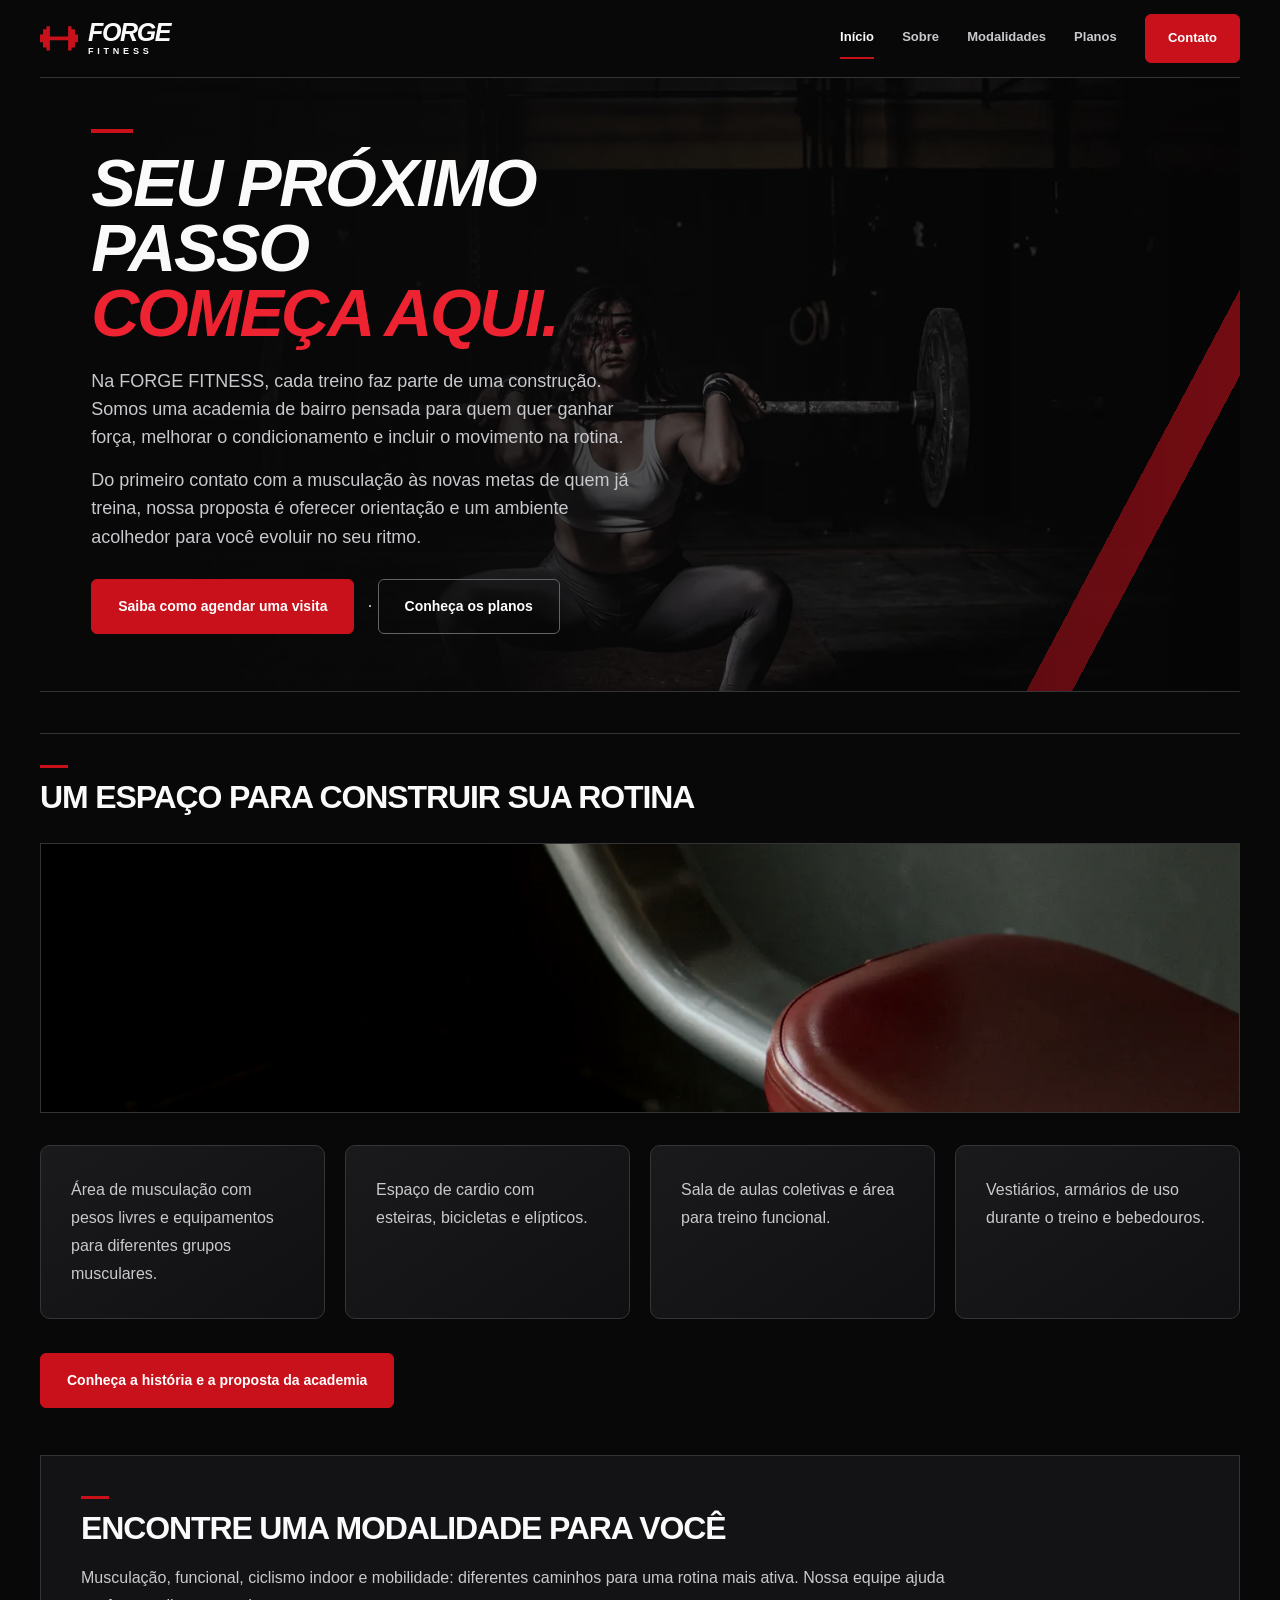
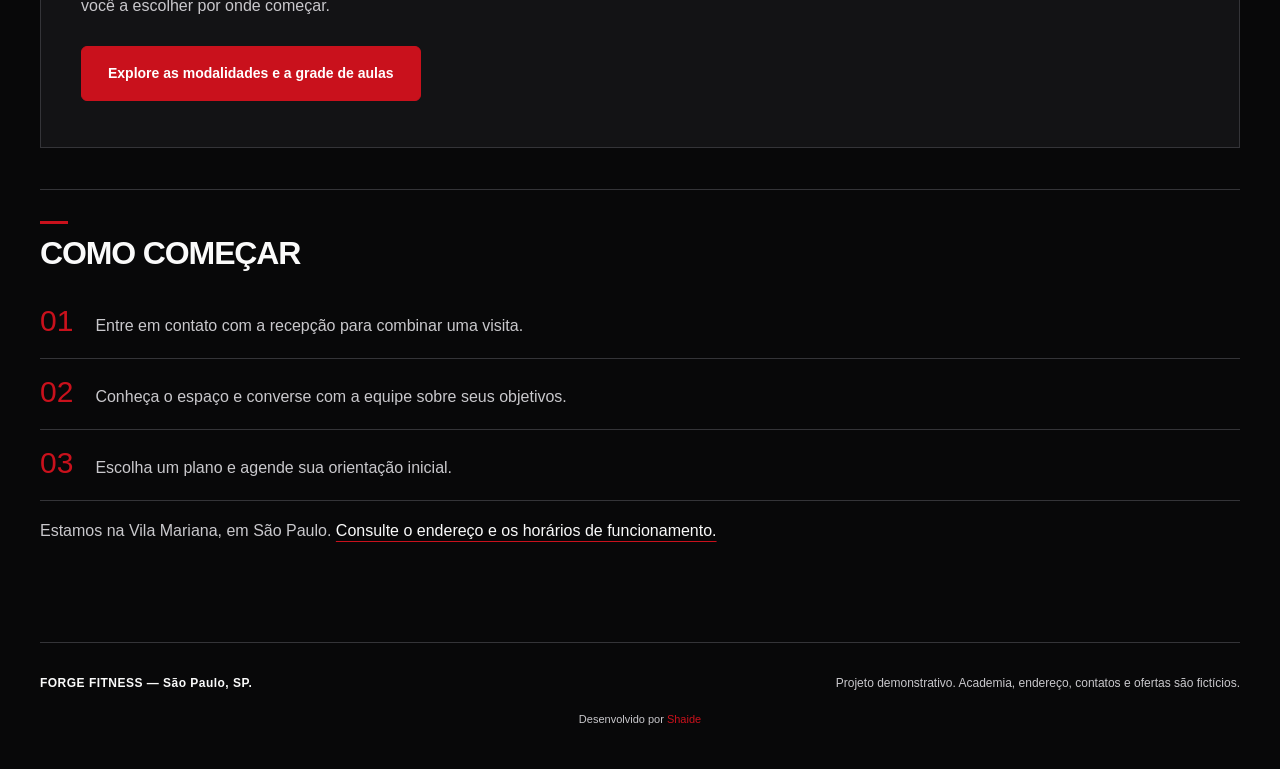
<file: index.html>
<!doctype html>
<html lang="pt-BR">
<head>
  <meta charset="utf-8">
  <meta name="viewport" content="width=device-width, initial-scale=1">
  <title>FORGE FITNESS | Início</title>
  <meta name="description" content="Conheça a FORGE FITNESS: academia fictícia com musculação, aulas coletivas e acompanhamento para diferentes objetivos.">
  <script>document.documentElement.classList.add('mobile-menu-ready');</script>
  <link rel="stylesheet" href="styles.css">
</head>
<body class="page-home">
  <a class="skip-link" href="#conteudo">Pular para o conteúdo</a>
  <header>
    <a href="index.html" aria-label="FORGE FITNESS — início"><span class="brand"><b>FORGE</b> FITNESS</span></a>
    <button class="menu-toggle" type="button" aria-controls="primary-navigation" aria-expanded="false" aria-label="Abrir menu de navegação" hidden><span class="menu-toggle__icon" aria-hidden="true"></span></button>
    <nav id="primary-navigation" aria-label="Navegação principal"><ul>
      <li><a href="index.html" aria-current="page">Início</a></li>
      <li><a href="about.html">Sobre</a></li>
      <li><a href="classes.html">Modalidades</a></li>
      <li><a href="memberships.html">Planos</a></li>
      <li><a href="contact.html">Contato</a></li>
    </ul></nav>
  </header>
  <main id="conteudo">
    <section aria-labelledby="introducao">
      <picture class="hero-photography" aria-hidden="true">
        <img src="assets/images/gym-interior-1440.webp" srcset="assets/images/gym-interior-720.webp 720w, assets/images/gym-interior-1440.webp 1440w" sizes="(min-width: 1200px) min(1440px, calc(100vw - clamp(80px, 6vw, 128px))), (max-width: 600px) calc(100vw - 40px), (max-width: 1024px) calc(100vw - 48px), calc(100vw - 80px)" width="1440" height="720" alt="" fetchpriority="high" decoding="async">
      </picture>
      <h1 id="introducao">Seu próximo passo <em>começa aqui.</em></h1>
      <p>Na FORGE FITNESS, cada treino faz parte de uma construção. Somos uma academia de bairro pensada para quem quer ganhar força, melhorar o condicionamento e incluir o movimento na rotina.</p>
      <p>Do primeiro contato com a musculação às novas metas de quem já treina, nossa proposta é oferecer orientação e um ambiente acolhedor para você evoluir no seu ritmo.</p>
      <p><a href="contact.html">Saiba como agendar uma visita</a> <span class="hero-action-separator" aria-hidden="true">·</span> <a href="memberships.html">Conheça os planos</a></p>
    </section>
    <section aria-labelledby="estrutura">
      <h2 id="estrutura">Um espaço para construir sua rotina</h2>
      <figure class="gym-photography">
        <img src="assets/images/equipment-1440.webp" srcset="assets/images/equipment-720.webp 720w, assets/images/equipment-1440.webp 1440w" sizes="(min-width: 1200px) min(1440px, calc(100vw - clamp(80px, 6vw, 128px))), (max-width: 600px) calc(100vw - 40px), (max-width: 1024px) calc(100vw - 48px), calc(100vw - 80px)" width="1440" height="720" alt="Detalhe de um equipamento de musculação com estofamento vermelho em uma academia. Foto ilustrativa." loading="lazy" decoding="async">
      </figure>
      <ul>
        <li>Área de musculação com pesos livres e equipamentos para diferentes grupos musculares.</li>
        <li>Espaço de cardio com esteiras, bicicletas e elípticos.</li>
        <li>Sala de aulas coletivas e área para treino funcional.</li>
        <li>Vestiários, armários de uso durante o treino e bebedouros.</li>
      </ul>
      <p><a href="about.html">Conheça a história e a proposta da academia</a></p>
    </section>
    <section aria-labelledby="treinos">
      <h2 id="treinos">Encontre uma modalidade para você</h2>
      <p>Musculação, funcional, ciclismo indoor e mobilidade: diferentes caminhos para uma rotina mais ativa. Nossa equipe ajuda você a escolher por onde começar.</p>
      <p><a href="classes.html">Explore as modalidades e a grade de aulas</a></p>
    </section>
    <section aria-labelledby="primeira-visita">
      <h2 id="primeira-visita">Como começar</h2>
      <ol>
        <li>Entre em contato com a recepção para combinar uma visita.</li>
        <li>Conheça o espaço e converse com a equipe sobre seus objetivos.</li>
        <li>Escolha um plano e agende sua orientação inicial.</li>
      </ol>
      <p>Estamos na Vila Mariana, em São Paulo. <a href="contact.html">Consulte o endereço e os horários de funcionamento.</a></p>
    </section>
  </main>
<footer><p>FORGE FITNESS — São Paulo, SP.</p><p>Projeto demonstrativo. Academia, endereço, contatos e ofertas são fictícios.</p><p class="footer-credit">Desenvolvido por <span class="footer-credit-name">Shaide</span></p></footer>
  <script src="navigation.js" defer></script>
  <script src="motion.js" defer></script>
</body>
</html>
</file>
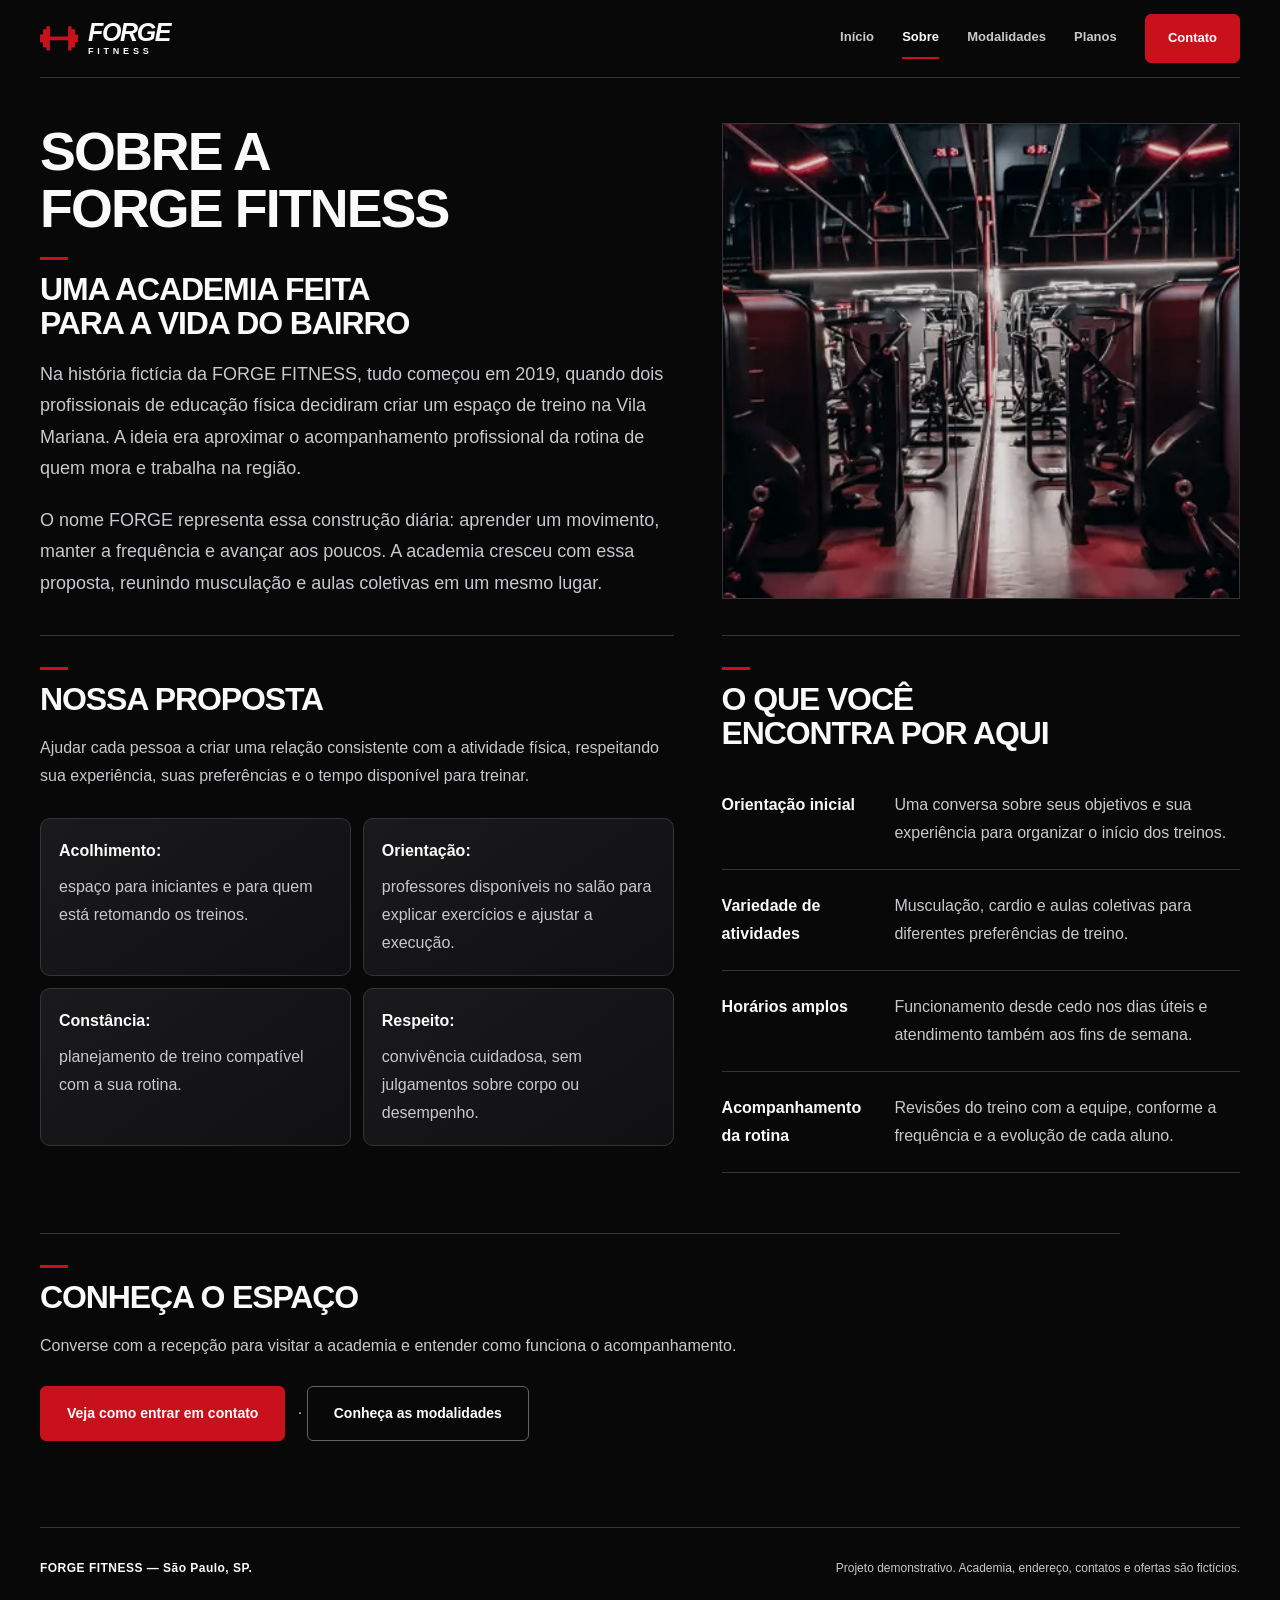
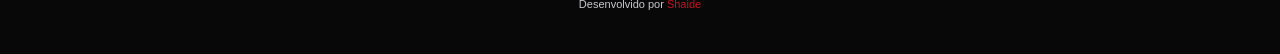
<file: about.html>
<!doctype html>
<html lang="pt-BR">
<head>
  <meta charset="utf-8">
  <meta name="viewport" content="width=device-width, initial-scale=1">
  <title>Sobre | FORGE FITNESS</title>
  <meta name="description" content="Conheça a história fictícia da FORGE FITNESS, nossa proposta e os benefícios de treinar com orientação.">
  <script>document.documentElement.classList.add('mobile-menu-ready');</script>
  <link rel="stylesheet" href="styles.css">
</head>
<body class="page-about">
  <a class="skip-link" href="#conteudo">Pular para o conteúdo</a>
  <header>
    <a href="index.html" aria-label="FORGE FITNESS — início"><span class="brand"><b>FORGE</b> FITNESS</span></a>
    <button class="menu-toggle" type="button" aria-controls="primary-navigation" aria-expanded="false" aria-label="Abrir menu de navegação" hidden><span class="menu-toggle__icon" aria-hidden="true"></span></button>
    <nav id="primary-navigation" aria-label="Navegação principal"><ul>
      <li><a href="index.html">Início</a></li>
      <li><a href="about.html" aria-current="page">Sobre</a></li>
      <li><a href="classes.html">Modalidades</a></li>
      <li><a href="memberships.html">Planos</a></li>
      <li><a href="contact.html">Contato</a></li>
    </ul></nav>
  </header>
  <main id="conteudo">
    <h1>Sobre a FORGE FITNESS</h1>
    <figure class="gym-photography">
      <img src="assets/images/about-interior-1440.webp" srcset="assets/images/about-interior-720.webp 720w, assets/images/about-interior-1440.webp 1440w" sizes="(min-width: 1200px) calc(min(1440px, calc(100vw - clamp(80px, 6vw, 128px))) * .432 - 2px), (min-width: 1025px) calc((100vw - 80px) * .432 - 2px), (min-width: 901px) calc((100vw - 48px) * .432 - 2px), (max-width: 600px) calc(100vw - 42px), calc(100vw - 50px)" width="1440" height="720" alt="Interior de uma academia com máquinas modernas, espelhos e iluminação vermelha. Foto ilustrativa." decoding="async">
    </figure>
    <section aria-labelledby="historia">
      <h2 id="historia">Uma academia feita para a vida do bairro</h2>
      <p>Na história fictícia da FORGE FITNESS, tudo começou em 2019, quando dois profissionais de educação física decidiram criar um espaço de treino na Vila Mariana. A ideia era aproximar o acompanhamento profissional da rotina de quem mora e trabalha na região.</p>
      <p>O nome FORGE representa essa construção diária: aprender um movimento, manter a frequência e avançar aos poucos. A academia cresceu com essa proposta, reunindo musculação e aulas coletivas em um mesmo lugar.</p>
    </section>
    <section aria-labelledby="proposta">
      <h2 id="proposta">Nossa proposta</h2>
      <p>Ajudar cada pessoa a criar uma relação consistente com a atividade física, respeitando sua experiência, suas preferências e o tempo disponível para treinar.</p>
      <ul>
        <li><strong>Acolhimento:</strong> espaço para iniciantes e para quem está retomando os treinos.</li>
        <li><strong>Orientação:</strong> professores disponíveis no salão para explicar exercícios e ajustar a execução.</li>
        <li><strong>Constância:</strong> planejamento de treino compatível com a sua rotina.</li>
        <li><strong>Respeito:</strong> convivência cuidadosa, sem julgamentos sobre corpo ou desempenho.</li>
      </ul>
    </section>
    <section aria-labelledby="beneficios">
      <h2 id="beneficios">O que você encontra por aqui</h2>
      <dl>
        <dt>Orientação inicial</dt><dd>Uma conversa sobre seus objetivos e sua experiência para organizar o início dos treinos.</dd>
        <dt>Variedade de atividades</dt><dd>Musculação, cardio e aulas coletivas para diferentes preferências de treino.</dd>
        <dt>Horários amplos</dt><dd>Funcionamento desde cedo nos dias úteis e atendimento também aos fins de semana.</dd>
        <dt>Acompanhamento da rotina</dt><dd>Revisões do treino com a equipe, conforme a frequência e a evolução de cada aluno.</dd>
      </dl>
    </section>
    <section aria-labelledby="visita"><h2 id="visita">Conheça o espaço</h2><p>Converse com a recepção para visitar a academia e entender como funciona o acompanhamento.</p><p><a href="contact.html">Veja como entrar em contato</a> · <a href="classes.html">Conheça as modalidades</a></p></section>
  </main>
<footer><p>FORGE FITNESS — São Paulo, SP.</p><p>Projeto demonstrativo. Academia, endereço, contatos e ofertas são fictícios.</p><p class="footer-credit">Desenvolvido por <span class="footer-credit-name">Shaide</span></p></footer>
  <script src="navigation.js" defer></script>
  <script src="motion.js" defer></script>
</body>
</html>
</file>
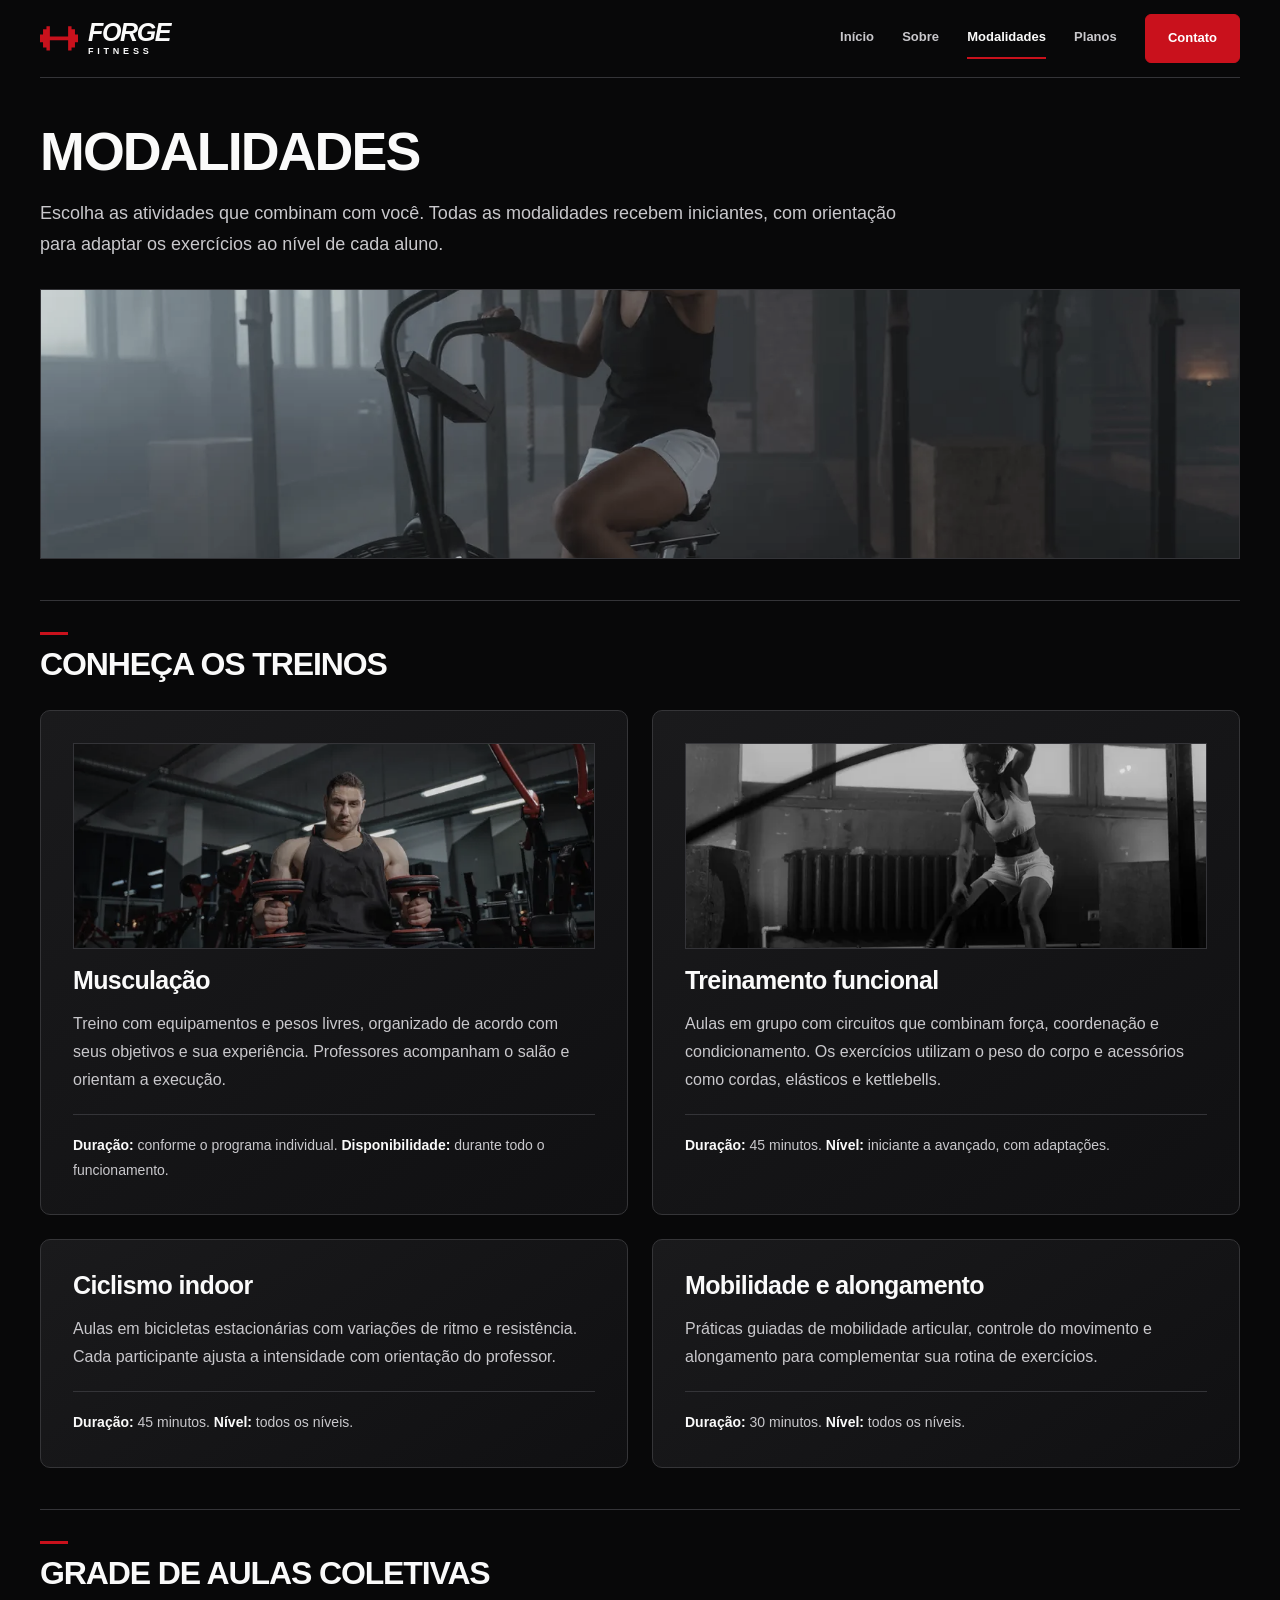
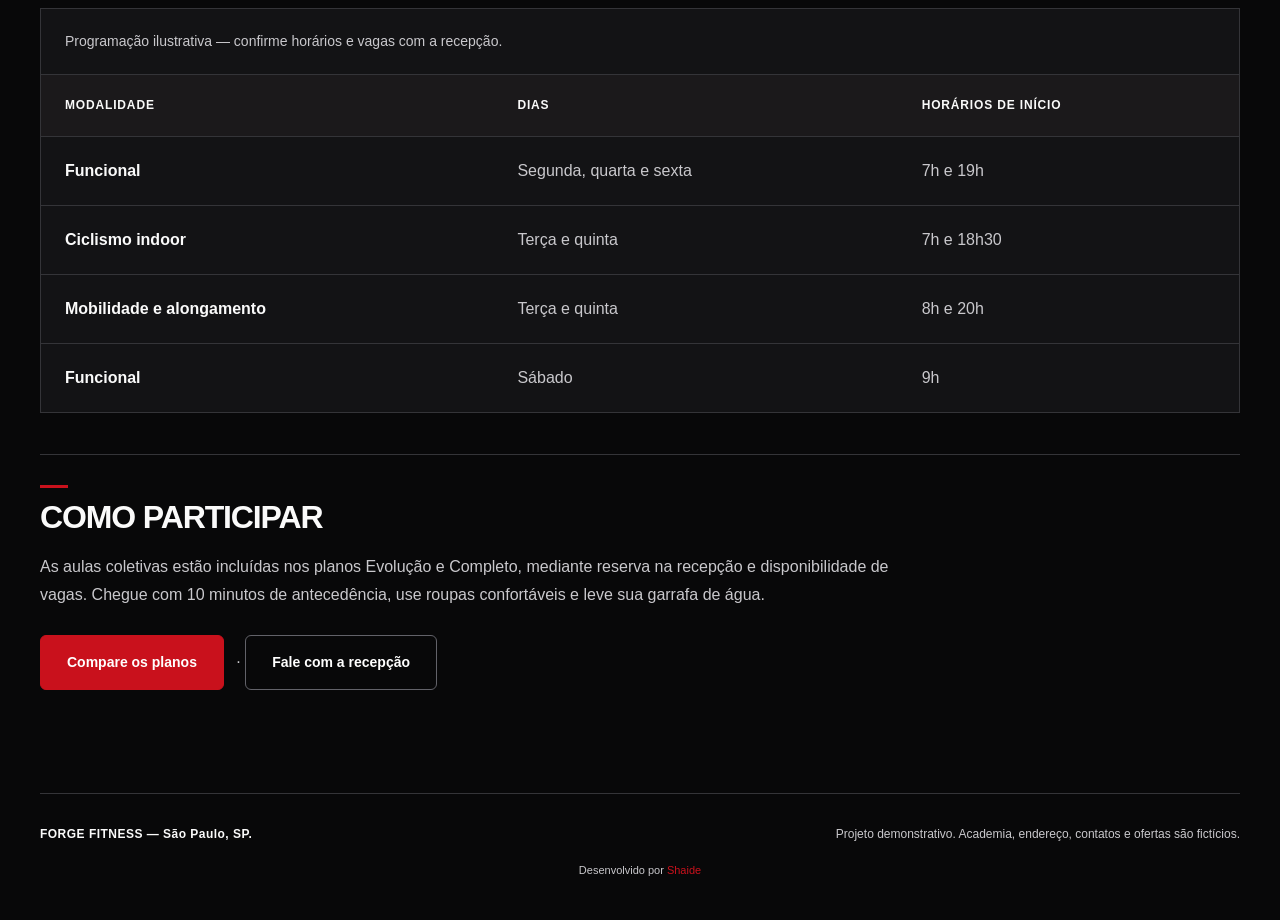
<file: classes.html>
<!doctype html>
<html lang="pt-BR">
<head>
  <meta charset="utf-8">
  <meta name="viewport" content="width=device-width, initial-scale=1">
  <title>Modalidades | FORGE FITNESS</title>
  <meta name="description" content="Explore as modalidades fictícias da FORGE FITNESS e consulte uma grade ilustrativa de aulas coletivas.">
  <script>document.documentElement.classList.add('mobile-menu-ready');</script>
  <link rel="stylesheet" href="styles.css">
</head>
<body class="page-classes">
  <a class="skip-link" href="#conteudo">Pular para o conteúdo</a>
  <header>
    <a href="index.html" aria-label="FORGE FITNESS — início"><span class="brand"><b>FORGE</b> FITNESS</span></a>
    <button class="menu-toggle" type="button" aria-controls="primary-navigation" aria-expanded="false" aria-label="Abrir menu de navegação" hidden><span class="menu-toggle__icon" aria-hidden="true"></span></button>
    <nav id="primary-navigation" aria-label="Navegação principal"><ul>
      <li><a href="index.html">Início</a></li>
      <li><a href="about.html">Sobre</a></li>
      <li><a href="classes.html" aria-current="page">Modalidades</a></li>
      <li><a href="memberships.html">Planos</a></li>
      <li><a href="contact.html">Contato</a></li>
    </ul></nav>
  </header>
  <main id="conteudo">
    <h1>Modalidades</h1>
    <p>Escolha as atividades que combinam com você. Todas as modalidades recebem iniciantes, com orientação para adaptar os exercícios ao nível de cada aluno.</p>
    <figure class="gym-photography"><img src="assets/images/group-class-1440.webp" srcset="assets/images/group-class-720.webp 720w, assets/images/group-class-1440.webp 1440w" sizes="(min-width: 1200px) min(1440px, calc(100vw - clamp(80px, 6vw, 128px))), (max-width: 600px) calc(100vw - 40px), (max-width: 1024px) calc(100vw - 48px), calc(100vw - 80px)" width="1440" height="720" alt="Mulher em uma bicicleta de resistência a ar durante um treino em uma academia industrial. Foto ilustrativa." loading="eager" decoding="async"></figure>
    <section aria-labelledby="atividades">
      <h2 id="atividades">Conheça os treinos</h2>
      <article><figure class="gym-photography gym-photography--card"><img src="assets/images/strength-1440.webp" srcset="assets/images/strength-720.webp 720w, assets/images/strength-1440.webp 1440w" sizes="(max-width: 600px) calc(100vw - 86px), (max-width: 1024px) calc((100vw - 48px) * .5 - 62px), (max-width: 1199px) calc((100vw - 80px) * .5 - 78px), calc((min(1440px, calc(100vw - clamp(80px, 6vw, 128px)))) * .5 - 14px - clamp(64px, 5vw, 80px))" width="1440" height="720" alt="Atleta sentado com halteres em uma academia com equipamentos pretos e vermelhos. Foto ilustrativa." loading="lazy" decoding="async"></figure><h3>Musculação</h3><p>Treino com equipamentos e pesos livres, organizado de acordo com seus objetivos e sua experiência. Professores acompanham o salão e orientam a execução.</p><p><strong>Duração:</strong> conforme o programa individual. <strong>Disponibilidade:</strong> durante todo o funcionamento.</p></article>
      <article><figure class="gym-photography gym-photography--card"><img src="assets/images/functional-1440.webp" srcset="assets/images/functional-720.webp 720w, assets/images/functional-1440.webp 1440w" sizes="(max-width: 600px) calc(100vw - 86px), (max-width: 1024px) calc((100vw - 48px) * .5 - 62px), (max-width: 1199px) calc((100vw - 80px) * .5 - 78px), calc((min(1440px, calc(100vw - clamp(80px, 6vw, 128px)))) * .5 - 14px - clamp(64px, 5vw, 80px))" width="1440" height="720" alt="Mulher treinando com cordas navais em uma academia, em fotografia preto e branco. Foto ilustrativa." loading="lazy" decoding="async"></figure><h3>Treinamento funcional</h3><p>Aulas em grupo com circuitos que combinam força, coordenação e condicionamento. Os exercícios utilizam o peso do corpo e acessórios como cordas, elásticos e kettlebells.</p><p><strong>Duração:</strong> 45 minutos. <strong>Nível:</strong> iniciante a avançado, com adaptações.</p></article>
      <article><h3>Ciclismo indoor</h3><p>Aulas em bicicletas estacionárias com variações de ritmo e resistência. Cada participante ajusta a intensidade com orientação do professor.</p><p><strong>Duração:</strong> 45 minutos. <strong>Nível:</strong> todos os níveis.</p></article>
      <article><h3>Mobilidade e alongamento</h3><p>Práticas guiadas de mobilidade articular, controle do movimento e alongamento para complementar sua rotina de exercícios.</p><p><strong>Duração:</strong> 30 minutos. <strong>Nível:</strong> todos os níveis.</p></article>
    </section>
    <section aria-labelledby="grade">
      <h2 id="grade">Grade de aulas coletivas</h2>
      <div class="table-container"><table>
        <caption>Programação ilustrativa — confirme horários e vagas com a recepção.</caption>
        <thead><tr><th scope="col">Modalidade</th><th scope="col">Dias</th><th scope="col">Horários de início</th></tr></thead>
        <tbody>
          <tr><th scope="row">Funcional</th><td>Segunda, quarta e sexta</td><td>7h e 19h</td></tr>
          <tr><th scope="row">Ciclismo indoor</th><td>Terça e quinta</td><td>7h e 18h30</td></tr>
          <tr><th scope="row">Mobilidade e alongamento</th><td>Terça e quinta</td><td>8h e 20h</td></tr>
          <tr><th scope="row">Funcional</th><td>Sábado</td><td>9h</td></tr>
        </tbody>
      </table></div>
    </section>
    <section aria-labelledby="participar"><h2 id="participar">Como participar</h2><p>As aulas coletivas estão incluídas nos planos Evolução e Completo, mediante reserva na recepção e disponibilidade de vagas. Chegue com 10 minutos de antecedência, use roupas confortáveis e leve sua garrafa de água.</p><p><a href="memberships.html">Compare os planos</a> · <a href="contact.html">Fale com a recepção</a></p></section>
  </main>
<footer><p>FORGE FITNESS — São Paulo, SP.</p><p>Projeto demonstrativo. Academia, endereço, contatos e ofertas são fictícios.</p><p class="footer-credit">Desenvolvido por <span class="footer-credit-name">Shaide</span></p></footer>
  <script src="navigation.js" defer></script>
  <script src="motion.js" defer></script>
</body>
</html>
</file>
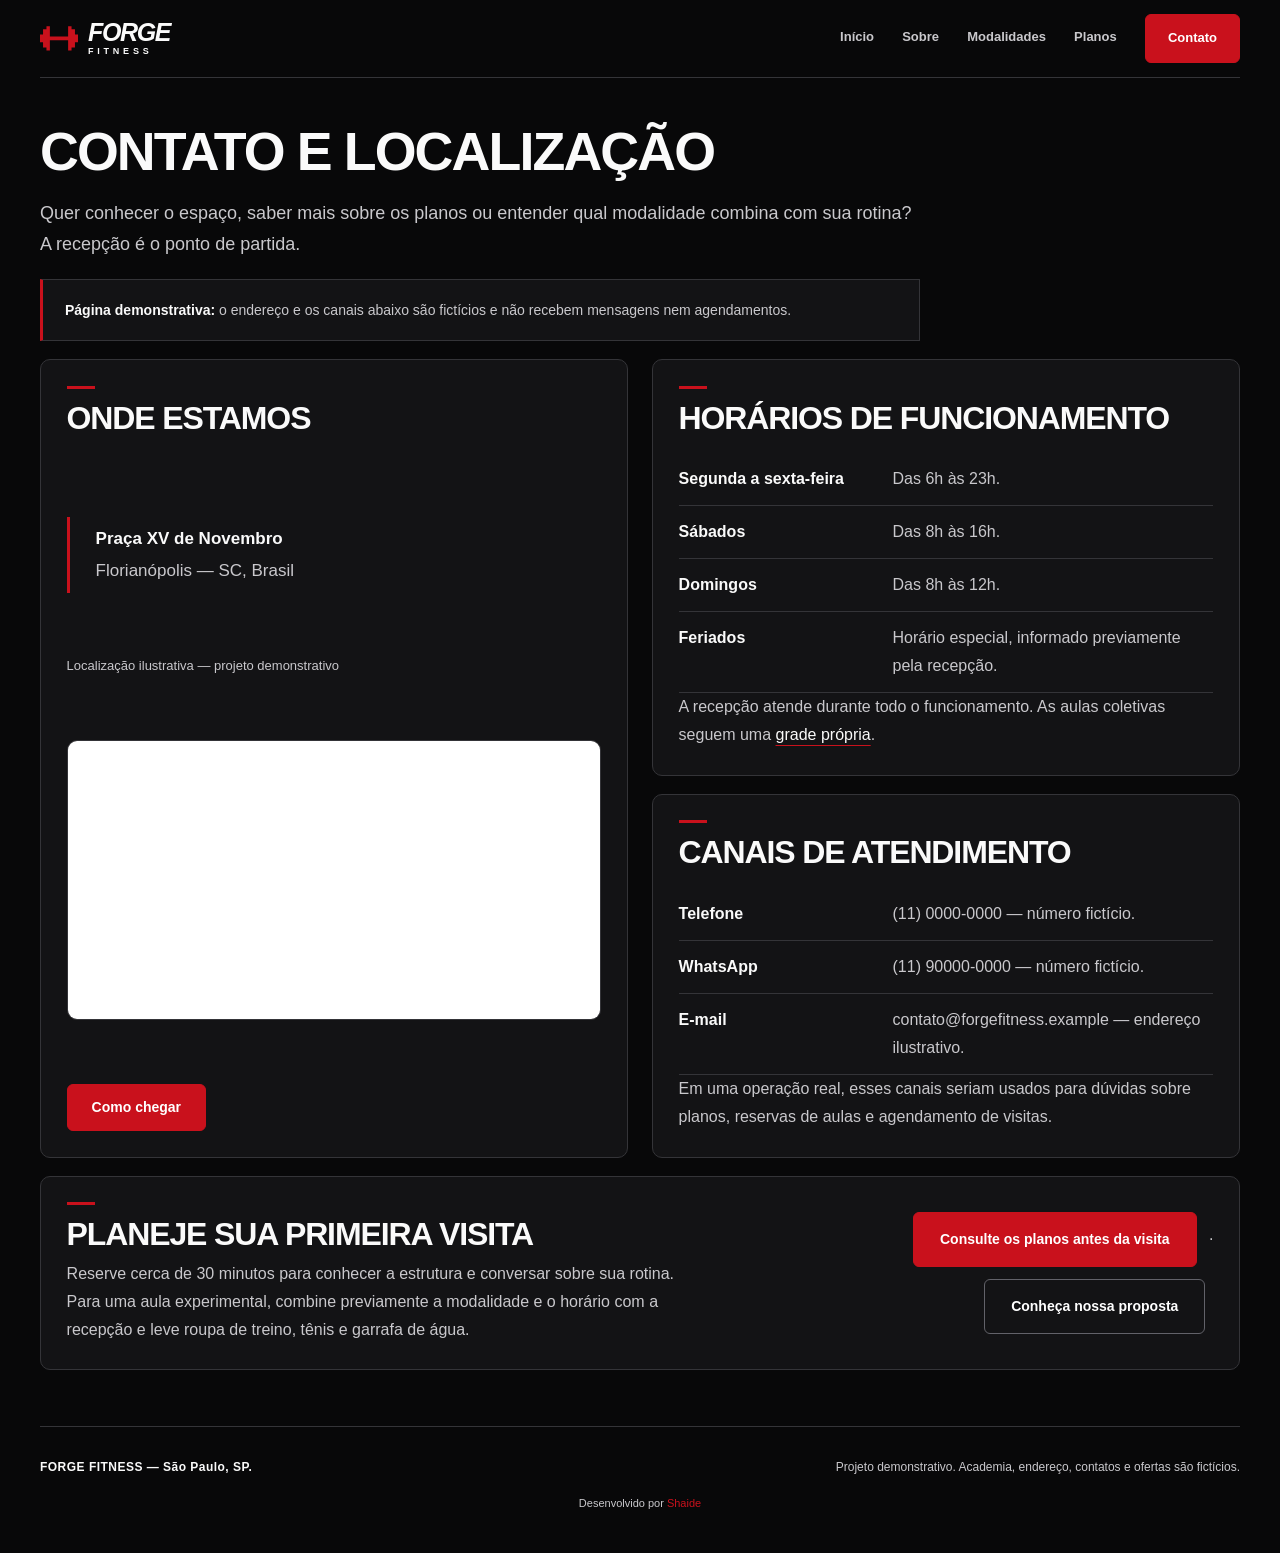
<file: contact.html>
<!doctype html>
<html lang="pt-BR">
<head>
  <meta charset="utf-8">
  <meta name="viewport" content="width=device-width, initial-scale=1">
  <title>Contato | FORGE FITNESS</title>
  <meta name="description" content="Consulte o endereço ilustrativo, os horários de funcionamento e os contatos fictícios da FORGE FITNESS.">
  <script>document.documentElement.classList.add('mobile-menu-ready');</script>
  <link rel="stylesheet" href="styles.css">
</head>
<body class="page-contact">
  <a class="skip-link" href="#conteudo">Pular para o conteúdo</a>
  <header>
    <a href="index.html" aria-label="FORGE FITNESS — início"><span class="brand"><b>FORGE</b> FITNESS</span></a>
    <button class="menu-toggle" type="button" aria-controls="primary-navigation" aria-expanded="false" aria-label="Abrir menu de navegação" hidden><span class="menu-toggle__icon" aria-hidden="true"></span></button>
    <nav id="primary-navigation" aria-label="Navegação principal"><ul>
      <li><a href="index.html">Início</a></li>
      <li><a href="about.html">Sobre</a></li>
      <li><a href="classes.html">Modalidades</a></li>
      <li><a href="memberships.html">Planos</a></li>
      <li><a href="contact.html" aria-current="page">Contato</a></li>
    </ul></nav>
  </header>
  <main id="conteudo">
    <h1>Contato e localização</h1>
    <p>Quer conhecer o espaço, saber mais sobre os planos ou entender qual modalidade combina com sua rotina? A recepção é o ponto de partida.</p>
    <p><strong>Página demonstrativa:</strong> o endereço e os canais abaixo são fictícios e não recebem mensagens nem agendamentos.</p>
    <section aria-labelledby="localizacao">
      <h2 id="localizacao">Onde estamos</h2>
      <address class="location-address">
        <strong>Praça XV de Novembro</strong>
        <span>Florianópolis — SC, Brasil</span>
      </address>
      <p class="location-notice">Localização ilustrativa — projeto demonstrativo</p>
      <div class="location-map">
      <iframe
        src="https://www.google.com/maps?q=Pra%C3%A7a%20XV%20de%20Novembro%2C%20Florian%C3%B3polis%2C%20SC%2C%20Brasil&amp;z=16&amp;hl=pt-BR&amp;output=embed"
        title="Mapa da localização ilustrativa na Praça XV de Novembro, Florianópolis, SC"
        width="640"
        height="360"
        loading="lazy"
        referrerpolicy="no-referrer-when-downgrade"
        allowfullscreen>
      </iframe>
    </div>
      <div class="location-actions"><a class="location-directions" href="https://www.google.com/maps/dir/?api=1&amp;destination=Pra%C3%A7a%20XV%20de%20Novembro%2C%20Florian%C3%B3polis%2C%20SC%2C%20Brasil" target="_blank" rel="noopener noreferrer">Como chegar</a></div>
    </section>
    <section aria-labelledby="horarios">
      <h2 id="horarios">Horários de funcionamento</h2>
      <dl>
        <dt>Segunda a sexta-feira</dt><dd>Das 6h às 23h.</dd>
        <dt>Sábados</dt><dd>Das 8h às 16h.</dd>
        <dt>Domingos</dt><dd>Das 8h às 12h.</dd>
        <dt>Feriados</dt><dd>Horário especial, informado previamente pela recepção.</dd>
      </dl>
      <p>A recepção atende durante todo o funcionamento. As aulas coletivas seguem uma <a href="classes.html">grade própria</a>.</p>
    </section>
    <section aria-labelledby="canais">
      <h2 id="canais">Canais de atendimento</h2>
      <dl><dt>Telefone</dt><dd>(11) 0000-0000 — número fictício.</dd><dt>WhatsApp</dt><dd>(11) 90000-0000 — número fictício.</dd><dt>E-mail</dt><dd>contato@forgefitness.example — endereço ilustrativo.</dd></dl>
      <p>Em uma operação real, esses canais seriam usados para dúvidas sobre planos, reservas de aulas e agendamento de visitas.</p>
    </section>
    <section aria-labelledby="visita"><h2 id="visita">Planeje sua primeira visita</h2><p>Reserve cerca de 30 minutos para conhecer a estrutura e conversar sobre sua rotina. Para uma aula experimental, combine previamente a modalidade e o horário com a recepção e leve roupa de treino, tênis e garrafa de água.</p><p><a href="memberships.html">Consulte os planos antes da visita</a> · <a href="about.html">Conheça nossa proposta</a></p></section>
  </main>
<footer><p>FORGE FITNESS — São Paulo, SP.</p><p>Projeto demonstrativo. Academia, endereço, contatos e ofertas são fictícios.</p><p class="footer-credit">Desenvolvido por <span class="footer-credit-name">Shaide</span></p></footer>
  <script src="navigation.js" defer></script>
  <script src="motion.js" defer></script>
</body>
</html>
</file>
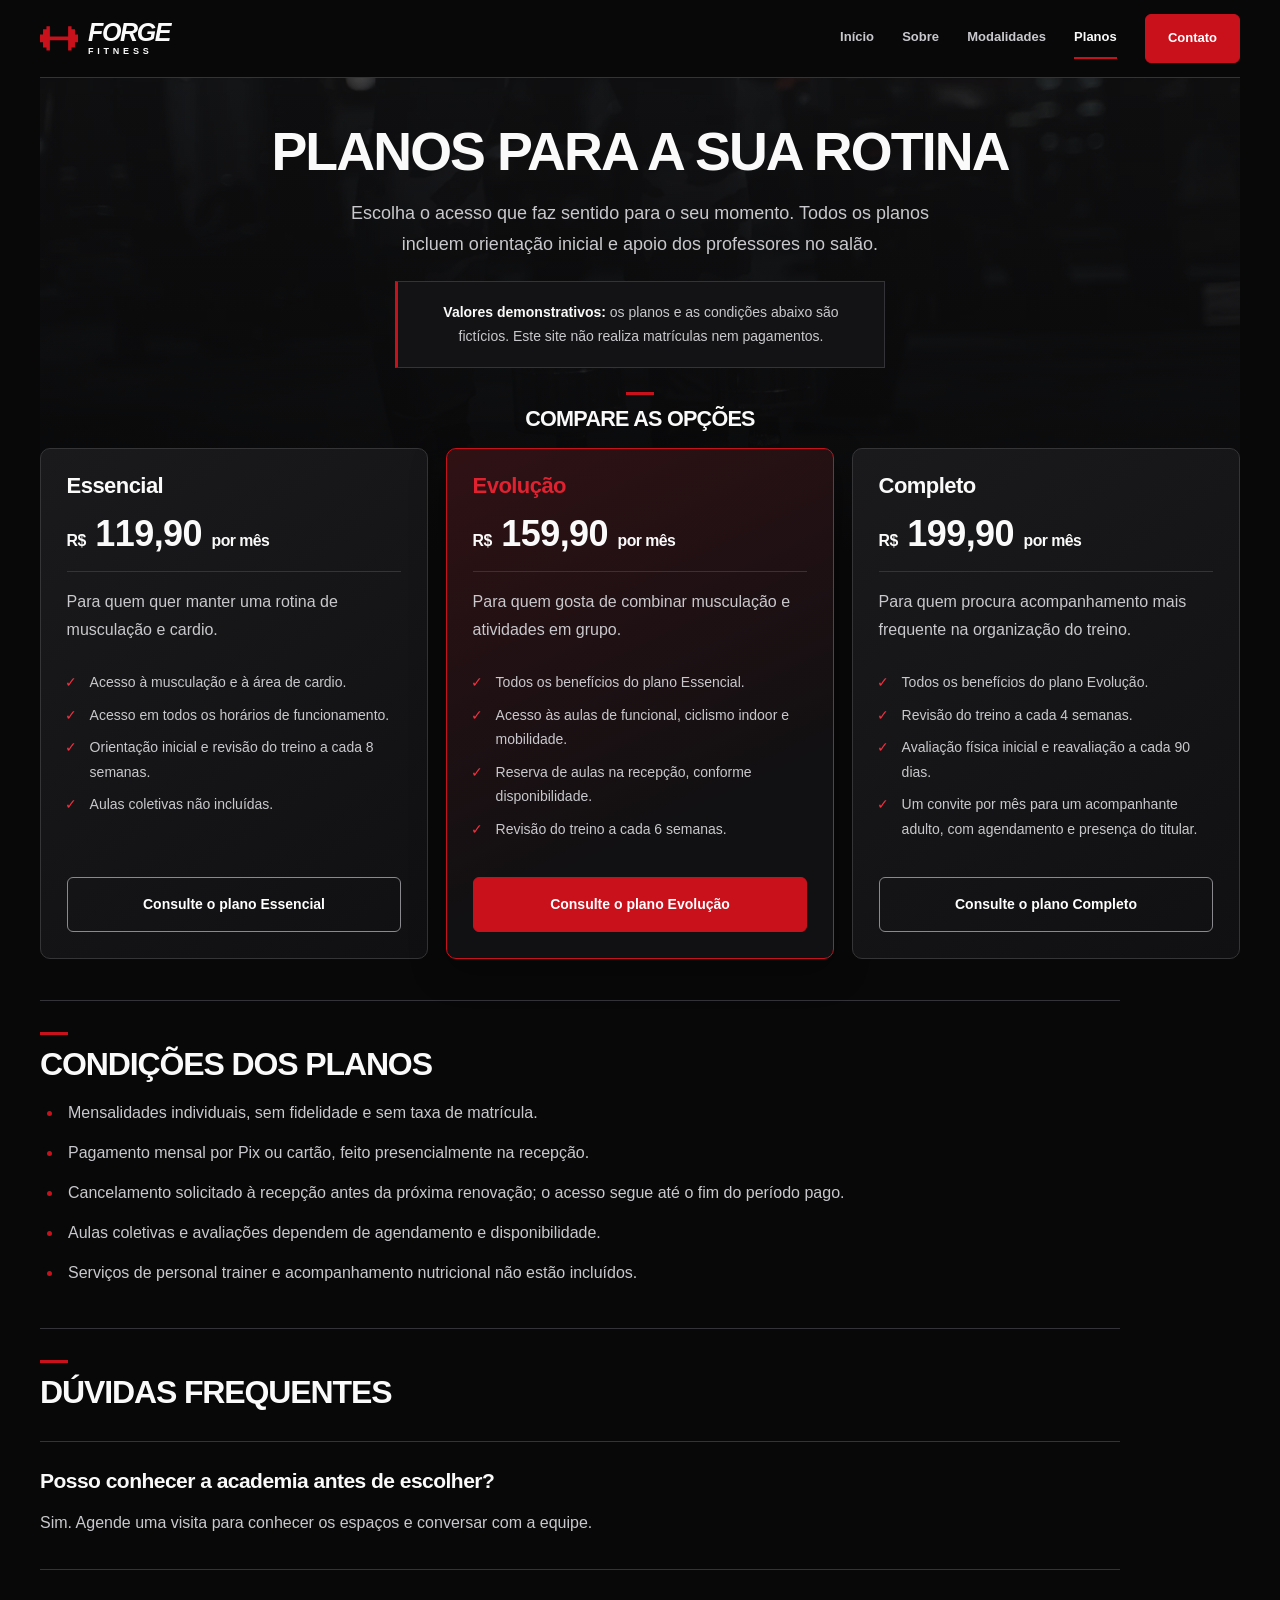
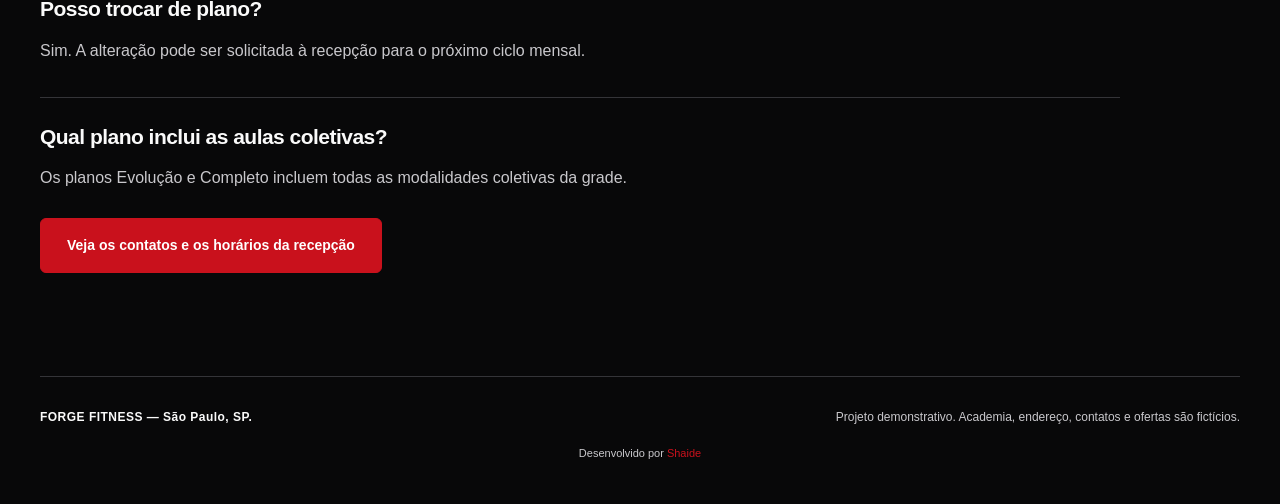
<file: memberships.html>
<!doctype html>
<html lang="pt-BR">
<head>
  <meta charset="utf-8">
  <meta name="viewport" content="width=device-width, initial-scale=1">
  <title>Planos | FORGE FITNESS</title>
  <meta name="description" content="Compare os planos fictícios Essencial, Evolução e Completo da FORGE FITNESS, com preços e condições ilustrativas.">
  <script>document.documentElement.classList.add('mobile-menu-ready');</script>
  <link rel="stylesheet" href="styles.css">
</head>
<body class="page-memberships">
  <a class="skip-link" href="#conteudo">Pular para o conteúdo</a>
  <header>
    <a href="index.html" aria-label="FORGE FITNESS — início"><span class="brand"><b>FORGE</b> FITNESS</span></a>
    <button class="menu-toggle" type="button" aria-controls="primary-navigation" aria-expanded="false" aria-label="Abrir menu de navegação" hidden><span class="menu-toggle__icon" aria-hidden="true"></span></button>
    <nav id="primary-navigation" aria-label="Navegação principal"><ul>
      <li><a href="index.html">Início</a></li>
      <li><a href="about.html">Sobre</a></li>
      <li><a href="classes.html">Modalidades</a></li>
      <li><a href="memberships.html" aria-current="page">Planos</a></li>
      <li><a href="contact.html">Contato</a></li>
    </ul></nav>
  </header>
  <main id="conteudo">
    <h1>Planos para a sua rotina</h1>
    <p>Escolha o acesso que faz sentido para o seu momento. Todos os planos incluem orientação inicial e apoio dos professores no salão.</p>
    <p><strong>Valores demonstrativos:</strong> os planos e as condições abaixo são fictícios. Este site não realiza matrículas nem pagamentos.</p>
    <figure class="gym-photography"><img src="assets/images/membership-equipment-1440.webp" srcset="assets/images/membership-equipment-720.webp 720w, assets/images/membership-equipment-1440.webp 1440w" sizes="(min-width: 1200px) min(1440px, calc(100vw - clamp(80px, 6vw, 128px))), (max-width: 600px) calc(100vw - 40px), (max-width: 1024px) calc(100vw - 48px), calc(100vw - 80px)" width="1440" height="720" alt="Halteres junto aos pés de um atleta em uma academia com iluminação lateral. Foto ilustrativa." loading="eager" decoding="async"></figure>
    <section aria-labelledby="opcoes">
      <h2 id="opcoes">Compare as opções</h2>
      <article><h3>Essencial</h3><p><strong><small>R$</small> 119,90 <small>por mês</small></strong></p><p>Para quem quer manter uma rotina de musculação e cardio.</p><ul><li>Acesso à musculação e à área de cardio.</li><li>Acesso em todos os horários de funcionamento.</li><li>Orientação inicial e revisão do treino a cada 8 semanas.</li><li>Aulas coletivas não incluídas.</li></ul><p><a href="contact.html">Consulte o plano Essencial</a></p></article>
      <article><h3>Evolução</h3><p><strong><small>R$</small> 159,90 <small>por mês</small></strong></p><p>Para quem gosta de combinar musculação e atividades em grupo.</p><ul><li>Todos os benefícios do plano Essencial.</li><li>Acesso às aulas de funcional, ciclismo indoor e mobilidade.</li><li>Reserva de aulas na recepção, conforme disponibilidade.</li><li>Revisão do treino a cada 6 semanas.</li></ul><p><a href="contact.html">Consulte o plano Evolução</a></p></article>
      <article><h3>Completo</h3><p><strong><small>R$</small> 199,90 <small>por mês</small></strong></p><p>Para quem procura acompanhamento mais frequente na organização do treino.</p><ul><li>Todos os benefícios do plano Evolução.</li><li>Revisão do treino a cada 4 semanas.</li><li>Avaliação física inicial e reavaliação a cada 90 dias.</li><li>Um convite por mês para um acompanhante adulto, com agendamento e presença do titular.</li></ul><p><a href="contact.html">Consulte o plano Completo</a></p></article>
    </section>
    <section aria-labelledby="condicoes"><h2 id="condicoes">Condições dos planos</h2><ul><li>Mensalidades individuais, sem fidelidade e sem taxa de matrícula.</li><li>Pagamento mensal por Pix ou cartão, feito presencialmente na recepção.</li><li>Cancelamento solicitado à recepção antes da próxima renovação; o acesso segue até o fim do período pago.</li><li>Aulas coletivas e avaliações dependem de agendamento e disponibilidade.</li><li>Serviços de personal trainer e acompanhamento nutricional não estão incluídos.</li></ul></section>
    <section aria-labelledby="duvidas"><h2 id="duvidas">Dúvidas frequentes</h2><h3>Posso conhecer a academia antes de escolher?</h3><p>Sim. Agende uma visita para conhecer os espaços e conversar com a equipe.</p><h3>Posso trocar de plano?</h3><p>Sim. A alteração pode ser solicitada à recepção para o próximo ciclo mensal.</p><h3>Qual plano inclui as aulas coletivas?</h3><p>Os planos Evolução e Completo incluem todas as modalidades coletivas da grade.</p><p><a href="contact.html">Veja os contatos e os horários da recepção</a></p></section>
  </main>
<footer><p>FORGE FITNESS — São Paulo, SP.</p><p>Projeto demonstrativo. Academia, endereço, contatos e ofertas são fictícios.</p><p class="footer-credit">Desenvolvido por <span class="footer-credit-name">Shaide</span></p></footer>
  <script src="navigation.js" defer></script>
  <script src="motion.js" defer></script>
</body>
</html>
</file>
<file: styles.css>
/* Design tokens, base styles, components and responsive overrides. */
:root {
  color-scheme: dark;
  --line: #343438;
  --background: #080809;
  --surface: #131315;
  --surface-raised: #1b191b;
  --text: #fafafa;
  --muted: #c9c8cc;
  --red: #c9111c;
  --red-hover: #e02130;
  --display: "Segoe UI",Arial,sans-serif;
}

* {
  box-sizing: border-box;
}

body {
  margin: 0;
  color: var(--text);
  font-family: "Segoe UI", Arial, sans-serif;
  font-size: 16px;
  line-height: 1.75;
  -webkit-font-smoothing: antialiased;
}

::selection {
  background: var(--red);
  color: #fff;
}

a {
  color: var(--text);
  text-underline-offset: 5px;
  text-decoration-color: var(--red);
}

a:hover {
  color: var(--red-hover);
}

:focus-visible {
  outline: 3px solid var(--red-hover);
  outline-offset: 6px;
}

header, main, footer {
  width: min(1200px, calc(100% - 80px));
  margin-inline: auto;
}

header {
  display: flex;
  align-items: center;
  justify-content: space-between;
  flex-wrap: wrap;
  gap: 20px 36px;
  border-bottom: 1px solid var(--line);
}

header > a {
  display: inline-flex;
  align-items: center;
  font-family: var(--display);
  font-size: 28px;
  font-weight: 900;
  line-height: 1;
  letter-spacing: .035em;
  text-decoration: none;
}

header > a::before {
  content: "";
  background: var(--red);
  margin-right: 8px;
}

nav ul {
  display: flex;
  flex-wrap: wrap;
  align-items: center;
  gap: 10px 28px;
  margin: 0;
  padding: 0;
  list-style: none;
}

nav a {
  display: inline-block;
  padding-block: 8px;
  border-bottom: 2px solid transparent;
  color: var(--muted);
  font-size: 13px;
  font-weight: 700;
  text-decoration: none;
}

nav a[aria-current="page"] {
  color: var(--text);
  border-bottom-color: var(--red);
}

nav a:hover {
  color: var(--text);
  border-bottom-color: var(--red);
}

nav li:last-child a {
  border: 1px solid var(--line);
  padding: 10px 19px;
}

nav li:last-child a:hover, nav li:last-child a[aria-current="page"] {
  background: var(--red);
  border-color: var(--red);
  color: #fff;
}

.skip-link {
  position: absolute;
  top: -160px;
  left: 24px;
  z-index: 10;
  background: var(--text);
  color: var(--background);
  padding: 12px 20px;
  font-weight: 700;
}

.skip-link:focus {
  top: 16px;
}

main {
  padding-block: 72px 24px;
}

h1, h2, h3 {
  margin-top: 0;
  color: var(--text);
  line-height: 1.08;
}

h1, h2 {
  font-family: var(--display);
  font-weight: 900;
  text-transform: uppercase;
}

h1 {
  max-width: 920px;
  margin-bottom: 28px;
  font-size: clamp(46px, 6.2vw, 82px);
  text-wrap: balance;
}

h2 {
  margin-bottom: 28px;
  font-size: clamp(28px, 3.4vw, 42px);
  text-wrap: balance;
}

h3 {
  margin-bottom: 16px;
  font-size: 21px;
  font-weight: 750;
  letter-spacing: -.025em;
}

p {
  margin: 0 0 20px;
  color: var(--muted);
}

p:last-child {
  margin-bottom: 0;
}

strong {
  color: var(--text);
  font-weight: 700;
}

main > p {
  max-width: 760px;
  font-size: 18px;
}

section {
  margin-block: 64px;
  padding-top: 40px;
  border-top: 1px solid var(--line);
}

section h2::before {
  content: "";
  display: block;
  width: 36px;
  height: 4px;
  margin-bottom: 18px;
  background: var(--red);
}

section > p {
  max-width: 790px;
}

ul, ol {
  padding-left: 23px;
  color: var(--muted);
}

li {
  padding-left: 5px;
  margin-bottom: 12px;
}

li::marker {
  color: var(--red);
}

nav li {
  margin: 0;
  padding: 0;
}

section > p:last-child > a,
article > p:last-child > a {
  display: inline-block;
  padding: 14px 22px;
  margin: 6px 8px 6px 0;
  border: 1px solid var(--red);
  background: var(--red);
  color: #fff;
  font-size: 14px;
  line-height: 1.5;
  font-weight: 750;
  text-decoration: none;
}

section > p:last-child > a:hover,
article > p:last-child > a:hover {
  background: var(--red-hover);
  border-color: var(--red-hover);
}

section > p:last-child > a ~ a {
  background: transparent;
  border-color: #626269;
}

section > p:last-child > a ~ a:hover {
  background: var(--surface-raised);
  border-color: var(--text);
}

.page-home main {
  padding-top: 0;
}

.page-home section:first-child {
  margin-top: 0;
  padding: 88px 0 72px;
  border-top: 0;
  border-bottom: 1px solid var(--line);
}

.page-home h1 {
  max-width: 980px;
  font-size: clamp(56px, 8.6vw, 112px);
  line-height: .98;
  margin-bottom: 36px;
}

.page-home h1::before {
  content: "";
  display: block;
  width: 66px;
  height: 7px;
  margin-bottom: 32px;
  background: var(--red);
}

.page-home section:first-child > p {
  font-size: 18px;
}

.page-home section:first-child > p:last-child {
  margin-top: 32px;
}

.page-home section[aria-labelledby="estrutura"] > ul {
  display: grid;
  grid-template-columns: repeat(2, minmax(0, 1fr));
  gap: 16px;
  padding: 0;
  list-style: none;
  margin-block: 28px;
}

.page-home section[aria-labelledby="estrutura"] li {
  margin: 0;
  padding: 26px;
  background: var(--surface);
  border: 1px solid var(--line);
  border-left: 3px solid var(--red);
}

.page-home section[aria-labelledby="treinos"] {
  padding: 40px;
  background: var(--surface);
  border: 1px solid var(--line);
}

.page-home ol {
  counter-reset: steps;
  padding: 0;
  list-style: none;
}

.page-home ol li {
  counter-increment: steps;
  display: flex;
  align-items: baseline;
  gap: 22px;
  border-bottom: 1px solid var(--line);
  padding: 18px 0;
  margin: 0;
}

.page-home ol li::before {
  content: "0" counter(steps);
  font-family: var(--display);
  color: var(--red);
  font-size: 30px;
  line-height: 1;
}

.page-home section[aria-labelledby="primeira-visita"] > p:last-child > a {
  display: inline;
  margin: 0;
  padding: 0;
  border: 0;
  background: transparent;
  color: var(--text);
  font-size: inherit;
  font-weight: inherit;
  text-decoration: underline;
  text-decoration-color: var(--red);
}

.page-about section[aria-labelledby="historia"] > p {
  max-width: 820px;
  font-size: 18px;
}

.page-about section[aria-labelledby="proposta"] ul {
  display: grid;
  grid-template-columns: repeat(2, minmax(0, 1fr));
  gap: 16px;
  list-style: none;
  padding: 0;
  margin-top: 28px;
}

.page-about section[aria-labelledby="proposta"] li {
  background: var(--surface);
  border: 1px solid var(--line);
  padding: 26px;
  margin: 0;
}

.page-about section[aria-labelledby="proposta"] li strong {
  display: block;
  margin-bottom: 8px;
}

dl {
  margin: 0;
  display: grid;
  grid-template-columns: minmax(170px, 1fr) 2fr;
}

dt, dd {
  padding-block: 22px;
  border-bottom: 1px solid var(--line);
}

dt {
  padding-right: 24px;
  font-weight: 700;
}

dd {
  margin: 0;
  color: var(--muted);
  overflow-wrap: anywhere;
}

address {
  font-style: normal;
  font-size: 20px;
  line-height: 1.9;
  border-left: 3px solid var(--red);
  padding: 8px 0 8px 26px;
  margin-bottom: 28px;
}

.page-contact main > p:has(> strong),
.page-memberships main > p:has(> strong) {
  padding: 18px 22px;
  border: 1px solid var(--line);
  border-left: 3px solid var(--red);
  background: var(--surface);
  font-size: 14px;
}

.page-contact section[aria-labelledby="horarios"] > p:last-child > a {
  display: inline;
  padding: 0;
  margin: 0;
  border: 0;
  background: transparent;
  color: var(--text);
  font-size: inherit;
  font-weight: inherit;
  text-decoration: underline;
  text-decoration-color: var(--red);
}

.page-classes section[aria-labelledby="atividades"] {
  display: grid;
  grid-template-columns: repeat(2, minmax(0, 1fr));
  gap: 24px;
}

.page-classes section[aria-labelledby="atividades"] > h2 {
  grid-column: 1 / -1;
  margin-bottom: 4px;
}

.page-classes article {
  padding: 32px;
  background: var(--surface);
  border: 1px solid var(--line);
  border-top: 3px solid var(--red);
}

.page-classes article h3 {
  font-size: 25px;
}

.page-classes article p:last-child {
  padding-top: 18px;
  border-top: 1px solid var(--line);
  font-size: 14px;
}

.table-container {
  overflow-x: auto;
  border: 1px solid var(--line);
  background: var(--surface);
}

table {
  width: 100%;
  border-collapse: collapse;
  min-width: 540px;
}

caption {
  padding: 20px 24px;
  text-align: left;
  color: var(--muted);
  font-size: 14px;
}

th, td {
  padding: 20px 24px;
  text-align: left;
  vertical-align: top;
  border-top: 1px solid var(--line);
}

thead {
  background: var(--surface-raised);
}

thead th {
  font-size: 12px;
  letter-spacing: .07em;
  text-transform: uppercase;
}

tbody th {
  font-weight: 600;
}

td {
  color: var(--muted);
}

.page-memberships section[aria-labelledby="opcoes"] {
  display: grid;
  grid-template-columns: repeat(3, minmax(0, 1fr));
}

.page-memberships section[aria-labelledby="opcoes"] > h2 {
  grid-column: 1 / -1;
}

.page-memberships article {
  display: flex;
  flex-direction: column;
  background: var(--surface);
  border: 1px solid var(--line);
  border-top: 4px solid #626269;
}

.page-memberships article:nth-of-type(2) {
  box-shadow: 0 12px 36px #0005;
}

.page-memberships article > p:first-of-type {
  border-bottom: 1px solid var(--line);
}

.page-memberships article > p:first-of-type strong {
  font-family: var(--display);
  font-size: clamp(26px, 2.7vw, 36px);
  line-height: 1.2;
  letter-spacing: -.015em;
}

.page-memberships article:nth-of-type(2) h3 {
  color: var(--red-hover);
}

.page-memberships article ul {
  font-size: 14px;
  margin-block: 6px 28px;
  padding-left: 18px;
}

.page-memberships article > p:last-child {
  margin-top: auto;
}

.page-memberships article > p:last-child a {
  width: 100%;
  text-align: center;
  margin: 0;
  padding-inline: 12px;
}

.page-memberships section[aria-labelledby="duvidas"] h3 {
  margin-top: 32px;
  padding-top: 28px;
  border-top: 1px solid var(--line);
}

.page-memberships section[aria-labelledby="duvidas"] > p {
  max-width: 800px;
}

footer {
  display: flex;
  justify-content: space-between;
  flex-wrap: wrap;
  gap: 16px 40px;
  margin-top: 32px;
  padding-block: 30px 40px;
  border-top: 1px solid var(--line);
}

footer p {
  margin: 0;
  font-size: 12px;
  color: var(--muted);
}

footer p:first-child {
  color: var(--text);
  font-weight: 700;
  letter-spacing: .04em;
}

.footer-credit-name {
  color: var(--red);
}

footer .footer-credit {
  flex-basis: 100%;
  text-align: center;
  font-size: 11px;
  color: var(--muted);
}

.gym-photography {
  margin: 28px 0 32px;
  overflow: hidden;
  background: var(--surface);
  border: 1px solid var(--line);
}

.gym-photography img {
  display: block;
  width: 100%;
  height: auto;
  aspect-ratio: 2 / 1;
  object-fit: cover;
  filter: saturate(.65) contrast(1.08) brightness(.88);
}

.gym-photography--card {
  margin: 0 0 28px;
}

.page-home section:first-child {
  position: relative;
  isolation: isolate;
}

.hero-photography {
  position: absolute;
  inset: 0;
  z-index: -2;
  overflow: hidden;
  pointer-events: none;
}

.hero-photography img {
  display: block;
  width: 100%;
  height: 100%;
  object-fit: cover;
  object-position: 65% center;
  filter: saturate(.55) contrast(1.08);
}

.page-home section:first-child::after {
  content: "";
  position: absolute;
  inset: 0;
  z-index: -1;
  pointer-events: none;
}

@media (prefers-reduced-motion: no-preference) {
  nav a, main a {
    transition: color 160ms ease, background-color 160ms ease,
      border-color 160ms ease, transform 180ms ease;
  }

  .page-classes article,
  .page-memberships article,
  .page-home section[aria-labelledby="estrutura"] li,
  .page-about section[aria-labelledby="proposta"] li {
    transition: transform 200ms cubic-bezier(.2, .7, .3, 1);
  }
}

@media (prefers-reduced-motion: no-preference) and (hover: hover) and (pointer: fine) {
  section > p:last-child > a:hover,
  article > p:last-child > a:hover {
    transform: translateY(-2px);
  }

  .page-classes article:hover,
  .page-memberships article:hover,
  .page-home section[aria-labelledby="estrutura"] li:hover,
  .page-about section[aria-labelledby="proposta"] li:hover {
    transform: translateY(-3px);
  }
}

@media (prefers-reduced-motion: reduce) {
  nav a, main a, article, section li {
    transition: none;
  }
}

.menu-toggle {
  display: none;
}

@media (min-width: 1200px) {
  header, main, footer {
    width: min(1440px, calc(100% - clamp(80px, 6vw, 128px)));
  }

  body {
    font-size: clamp(16px, 1.05vw, 18px);
  }

  header > a {
    font-size: clamp(28px, 2.1vw, 34px);
  }

  nav ul {
    column-gap: clamp(28px, 2.2vw, 36px);
  }

  nav a {
    font-size: clamp(13px, .95vw, 16px);
  }

  nav li:last-child a {
    padding: 12px 22px;
  }

  h1 {
    max-width: 1080px;
    font-size: clamp(74px, 6.2vw, 96px);
  }

  h2 {
    font-size: clamp(40px, 3.2vw, 50px);
  }

  h3 {
    font-size: clamp(21px, 1.5vw, 25px);
  }

  main > p {
    max-width: 880px;
    font-size: clamp(18px, 1.25vw, 21px);
  }

  section > p {
    max-width: 900px;
  }

  .page-home h1 {
    max-width: 1120px;
    font-size: clamp(104px, 8vw, 128px);
  }

  .page-home section:first-child > p {
    max-width: 780px;
    font-size: clamp(18px, 1.25vw, 21px);
  }

  section > p:last-child > a,
  article > p:last-child > a {
    font-size: clamp(14px, 1vw, 16px);
    padding: 16px 26px;
  }

  .page-classes article {
    padding: clamp(32px, 2.5vw, 40px);
  }

  .page-classes article h3 {
    font-size: clamp(25px, 1.8vw, 30px);
  }

  .page-classes article p:last-child,
  .page-memberships article ul,
  caption {
    font-size: clamp(14px, 1vw, 16px);
  }

  .page-memberships article {
    padding: 36px clamp(26px, 2.2vw, 36px) 30px;
  }

  .page-memberships article h3 {
    font-size: clamp(14px, 1vw, 16px);
  }

  .page-memberships article > p:first-of-type strong {
    font-size: clamp(36px, 2.6vw, 44px);
  }

  .page-home section[aria-labelledby="estrutura"] > ul,
  .page-about section[aria-labelledby="proposta"] ul {
    gap: 20px;
  }

  .page-home section[aria-labelledby="estrutura"] li,
  .page-about section[aria-labelledby="proposta"] li {
    padding: 30px;
  }

  .page-about section[aria-labelledby="historia"],
  .page-about section[aria-labelledby="visita"],
  .page-memberships section[aria-labelledby="condicoes"],
  .page-memberships section[aria-labelledby="duvidas"] {
    max-width: 1080px;
  }

  .page-about section[aria-labelledby="historia"] > p {
    max-width: 900px;
    font-size: clamp(18px, 1.25vw, 21px);
  }

  .page-about section[aria-labelledby="beneficios"],
  .page-contact section {
    max-width: 1200px;
  }

  .page-classes section[aria-labelledby="grade"] {
    max-width: 1280px;
  }

  .page-memberships section[aria-labelledby="duvidas"] > p {
    max-width: 900px;
  }

  thead th {
    font-size: clamp(12px, .9vw, 14px);
  }

  footer p {
    font-size: clamp(12px, .9vw, 14px);
  }
}

@media (max-width: 1024px) {
  header, main, footer {
    width: calc(100% - 48px);
  }

  header {
    align-items: flex-start;
    gap: 20px;
  }

  header > a {
    max-width: 100%;
    min-width: 0;
  }

  header > a::before {
    flex-shrink: 0;
  }

  nav {
    width: 100%;
    min-width: 0;
  }

  nav ul {
    gap: 8px 22px;
  }

  nav a {
    min-height: 44px;
    display: inline-flex;
    align-items: center;
  }

  main, main *, footer > * {
    min-width: 0;
  }

  main, footer {
    overflow-wrap: anywhere;
  }

  main {
    padding-top: 56px;
  }

  h1 {
    font-size: clamp(36px, 6.2vw, 64px);
  }

  h2 {
    font-size: clamp(28px, 3.6vw, 38px);
  }

  .page-home h1 {
    font-size: clamp(44px, 8.6vw, 88px);
  }

  .gym-photography, .table-container {
    max-width: 100%;
  }

  .gym-photography img {
    max-width: 100%;
  }

  section > p:last-child > a,
  article > p:last-child > a {
    max-width: 100%;
    white-space: normal;
    overflow-wrap: anywhere;
  }

  .page-memberships section[aria-labelledby="opcoes"] {
    grid-template-columns: 1fr;
  }

  .page-memberships article {
    padding: 32px;
  }

  .page-memberships article > p:first-of-type strong {
    font-size: 38px;
  }

  .page-classes article {
    padding: 24px;
  }

  dl {
    grid-template-columns: minmax(140px, 1fr) minmax(0, 2fr);
  }

  .skip-link {
    max-width: calc(100% - 48px);
  }
}

@media (max-width: 600px) {
  header, main, footer {
    width: calc(100% - 40px);
  }

  header {
    min-height: 80px;
    padding-block: 18px;
    gap: 0 12px;
    align-items: center;
  }

  header > a {
    font-size: clamp(19px, 6vw, 25px);
  }

  .mobile-menu-ready header > a {
    max-width: calc(100% - 60px);
    font-size: clamp(18px, 5.3vw, 25px);
  }

  .mobile-menu-ready .menu-toggle {
    display: inline-flex;
    align-items: center;
    justify-content: center;
    flex: 0 0 44px;
    width: 44px;
    height: 44px;
    padding: 10px;
    border: 1px solid var(--line);
    background: var(--surface);
    color: var(--text);
    cursor: pointer;
    touch-action: manipulation;
  }

  .menu-toggle__icon {
    position: relative;
    width: 22px;
    height: 16px;
  }

  .menu-toggle__icon::before, .menu-toggle__icon::after {
    content: "";
    position: absolute;
    left: 0;
    width: 22px;
    height: 2px;
    background: currentColor;
    transform-origin: center;
  }

  .menu-toggle__icon::before {
    top: 4px;
  }

  .menu-toggle__icon::after {
    bottom: 4px;
  }

  .is-menu-open .menu-toggle__icon::before {
    transform: translateY(3px) rotate(45deg);
  }

  .is-menu-open .menu-toggle__icon::after {
    transform: translateY(-3px) rotate(-45deg);
  }

  .mobile-menu-ready header nav {
    display: grid;
    flex-basis: 100%;
    grid-template-rows: 0fr;
    visibility: hidden;
  }

  .mobile-menu-ready header nav ul {
    min-height: 0;
    overflow: hidden;
    grid-template-columns: 1fr;
    gap: 0;
  }

  .mobile-menu-ready .is-menu-open nav {
    grid-template-rows: 1fr;
    visibility: visible;
  }

  .mobile-menu-ready nav li:first-child {
    padding-top: 16px;
  }

  .mobile-menu-ready nav a, .mobile-menu-ready nav li:last-child a {
    justify-content: flex-start;
    padding: 14px 12px;
    min-height: 48px;
    font-size: 13px;
    text-align: left;
  }

  .mobile-menu-ready nav li:last-child {
    padding-top: 8px;
  }

  nav ul {
    display: grid;
    grid-template-columns: repeat(3, minmax(0, 1fr));
    gap: 8px;
  }

  nav a, nav li:last-child a {
    display: flex;
    justify-content: center;
    min-height: 44px;
    padding: 9px 4px;
    font-size: 11px;
    letter-spacing: .025em;
    text-align: center;
    overflow-wrap: anywhere;
  }

  main {
    padding-top: 40px;
  }

  h1 {
    font-size: clamp(32px, 9vw, 48px);
    line-height: 1.12;
    margin-bottom: 24px;
  }

  h2 {
    font-size: clamp(26px, 7.5vw, 34px);
    line-height: 1.15;
    margin-bottom: 24px;
  }

  h3, .page-classes article h3 {
    font-size: 22px;
    line-height: 1.25;
  }

  main > p, .page-home section:first-child > p,
  .page-about section[aria-labelledby="historia"] > p {
    font-size: 16px;
  }

  main p, main li, main dd {
    line-height: 1.8;
  }

  section {
    margin-block: 48px;
    padding-top: 32px;
  }

  .page-home section:first-child {
    padding-block: 52px 40px;
  }

  .page-home h1 {
    font-size: clamp(38px, 11vw, 64px);
    line-height: 1.04;
    margin-bottom: 28px;
  }

  .page-home h1::before {
    margin-bottom: 24px;
  }

  .page-home section[aria-labelledby="estrutura"] > ul,
  .page-about section[aria-labelledby="proposta"] ul,
  .page-classes section[aria-labelledby="atividades"] {
    grid-template-columns: 1fr;
  }

  .page-home section[aria-labelledby="treinos"],
  .page-home section[aria-labelledby="estrutura"] li,
  .page-about section[aria-labelledby="proposta"] li,
  .page-classes article, .page-memberships article {
    padding: 22px;
  }

  .page-memberships article > p:first-of-type strong {
    font-size: clamp(27px, 8vw, 38px);
  }

  .page-home ol li {
    gap: 14px;
  }

  .page-home ol li::before {
    flex-shrink: 0;
  }

  .gym-photography {
    margin-block: 28px;
  }

  .gym-photography img {
    aspect-ratio: 16 / 10;
  }

  .gym-photography--card img {
    aspect-ratio: 3 / 2;
  }

  .gym-photography--card {
    margin-top: 0;
  }

  .hero-photography img {
    object-position: 65% center;
  }

  dl {
    grid-template-columns: 1fr;
  }

  dt {
    border-bottom: 0;
    padding-bottom: 4px;
  }

  dd {
    padding-top: 0;
  }

  address {
    font-size: 17px;
    padding-left: 18px;
  }

  section > p:last-child > a, article > p:last-child > a {
    min-height: 44px;
    padding: 12px 16px;
    margin-right: 0;
    text-align: center;
  }

  section > p:last-child:has(> a), article > p:last-child:has(> a) {
    display: grid;
    gap: 12px;
    font-size: 0;
  }

  section > p:last-child > a, article > p:last-child > a {
    display: block;
    width: 100%;
    margin: 0;
    font-size: 14px;
    padding-block: 15px;
  }

  .page-home section[aria-labelledby="primeira-visita"] > p:last-child,
  .page-contact section[aria-labelledby="horarios"] > p:last-child {
    display: block;
    font-size: 16px;
  }

  table {
    min-width: 0;
    table-layout: fixed;
  }

  th, td {
    padding: 12px 8px;
    font-size: 13px;
    overflow-wrap: anywhere;
  }

  thead th {
    font-size: 10px;
    letter-spacing: .025em;
  }

  caption {
    padding: 16px;
    font-size: 13px;
  }

  footer {
    display: block;
    padding-block: 24px 32px;
  }

  footer p + p {
    margin-top: 12px;
  }
}

@media (max-width: 600px) and (prefers-reduced-motion: no-preference) {
  .mobile-menu-ready header nav {
    transition: grid-template-rows 240ms cubic-bezier(.22, .61, .36, 1), visibility 0s linear 240ms;
  }

  .mobile-menu-ready .is-menu-open nav {
    transition-delay: 0s;
  }

  .menu-toggle__icon::before, .menu-toggle__icon::after {
    transition: transform 180ms ease;
  }
}

@media (max-width: 767.98px) {
  .page-home section[aria-labelledby="introducao"] {
    padding-block: 32px 28px;
    margin-bottom: 32px;
  }

  .page-home section[aria-labelledby="introducao"] h1 {
    max-width: 15ch;
    margin-bottom: 20px;
    font-size: clamp(34px, 9vw, 56px);
    line-height: 1.06;
    letter-spacing: .01em;
    overflow-wrap: normal;
    word-break: normal;
  }

  .page-home section[aria-labelledby="introducao"] h1::before {
    width: 44px;
    height: 4px;
    margin-bottom: 20px;
  }

  .page-home section[aria-labelledby="introducao"] > p {
    max-width: 56ch;
    margin-bottom: 16px;
    font-size: 16px;
    line-height: 1.65;
    color: #d0d0d5;
  }

  .page-home section[aria-labelledby="introducao"] .hero-photography img {
    object-position: 72% center;
  }

  .page-home section[aria-labelledby="introducao"]::after {
    background: linear-gradient(180deg, #0b0b0ddb 0%, #0b0b0de8 48%, #0b0b0df5 100%);
  }

  .page-home section[aria-labelledby="introducao"] > p:last-child {
    display: flex;
    flex-wrap: wrap;
    justify-content: center;
    align-items: center;
    gap: 10px;
    max-width: 620px;
    margin: 24px 0 0;
    font-size: 0;
    line-height: 1;
  }

  .page-home section[aria-labelledby="introducao"] .hero-action-separator {
    display: none;
  }

  .page-home section[aria-labelledby="introducao"] > p:last-child > a {
    display: flex;
    align-items: center;
    justify-content: center;
    width: auto;
    flex: 0 1 auto;
    min-width: 0;
    min-height: 44px;
    margin: 0;
    padding: 10px 16px;
    font-size: 14px;
    line-height: 1.4;
    text-align: center;
    white-space: normal;
  }

  .page-home section[aria-labelledby="introducao"] > p:last-child > a ~ a {
    background: transparent;
    border-color: #626269;
  }

  .page-home section[aria-labelledby="introducao"] > p:last-child > a ~ a:hover {
    background: var(--surface-raised);
    border-color: var(--text);
  }
}

body {
  background: var(--background);
}

header {
  min-height: 76px;
  padding-block: 14px;
}

header > a {
  gap: 10px;
}

header > a::before {
  width: 38px;
  height: 26px;
  margin: 0;
  transform: none;
  box-shadow: none;
  clip-path: polygon(0 35%,8% 35%,8% 15%,17% 15%,17% 3%,26% 3%,26% 43%,74% 43%,74% 3%,83% 3%,83% 15%,92% 15%,92% 35%,100% 35%,100% 65%,92% 65%,92% 85%,83% 85%,83% 97%,74% 97%,74% 57%,26% 57%,26% 97%,17% 97%,17% 85%,8% 85%,8% 65%,0 65%);
}

.brand {
  display: grid;
  gap: 3px;
  font: 700 9px/1 Arial,sans-serif;
  letter-spacing: .42em;
}

.brand b {
  font: italic 900 25px/.95 Arial,sans-serif;
  letter-spacing: -.055em;
}

nav a {
  text-transform: none;
  letter-spacing: 0;
}

nav li:last-child a {
  background: var(--red);
  color: white;
  border-color: var(--red);
  border-radius: 6px;
}

h1,h2 {
  letter-spacing: -.035em;
}

section > p:last-child > a,article > p:last-child > a {
  border-radius: 6px;
}

.page-home #introducao {
  font-style: italic;
  font-weight: 900;
}

#introducao em {
  display: block;
  color: #ee2331;
}

.page-home section:first-child::after {
  background: linear-gradient(90deg,#080809 0%,#080809eb 34%,#08080970 64%,#08080924),linear-gradient(118deg,transparent 86%,#bd101bb0 86%,#bd101bb0 89%,transparent 89%);
}

.page-home section:first-child > p {
  max-width: 55ch;
}

.page-classes article,.page-memberships article,.page-about section[aria-labelledby="proposta"] li,.page-home section[aria-labelledby="estrutura"] li {
  border: 1px solid #353538;
  border-radius: 10px;
  background: linear-gradient(145deg,#1a1a1c,#101012);
}

.page-memberships article:nth-of-type(2) {
  border-color: var(--red);
  background: linear-gradient(155deg,#301114,#111012 70%);
}

.page-memberships article h3 {
  font-size: 22px;
  text-transform: none;
  letter-spacing: -.025em;
}

.page-memberships article small {
  font: 600 .44em/1.3 "Segoe UI",sans-serif;
}

.page-memberships article li::marker {
  content: "✓  ";
  color: #f43140;
}

.page-memberships article:not(:nth-of-type(2)) > p:last-child a {
  background: transparent;
  border-color: #89898e;
}

.page-memberships main > h1,.page-memberships main > p {
  margin-inline: auto;
  text-align: center;
}

.page-memberships main {
  position: relative;
  isolation: isolate;
}

.page-memberships main > figure {
  position: absolute;
  inset: 0 0 auto;
  height: 475px;
  margin: 0;
  z-index: -1;
  border: 0;
}

.page-memberships main > figure img {
  height: 100%;
  opacity: .3;
}

.page-memberships main > figure::after {
  content: "";
  position: absolute;
  inset: 0;
  background: linear-gradient(0deg,var(--background),transparent);
}

.page-memberships section[aria-labelledby="opcoes"] {
  border: 0;
  padding-top: 0;
}

.page-memberships #opcoes {
  text-align: center;
}

.page-memberships #opcoes::before {
  margin-inline: auto;
}

@media(min-width:901px) {
  .page-home section:first-child {
    padding-inline: clamp(28px,4vw,64px);
  }

  .page-home #introducao {
    font-size: clamp(68px,6.2vw,100px);
  }

  .page-home .hero-photography img {
    object-position: right 42%;
  }

  .page-home section[aria-labelledby="estrutura"] > ul {
    grid-template-columns: repeat(4,minmax(0,1fr));
  }

  .page-about main,.page-contact main {
    display: grid;
    grid-template-columns: minmax(0,1fr) minmax(0,1fr);
    gap: 24px 4%;
    align-items: start;
  }

  .page-about main > h1 {
    grid-column: 1;
    margin-bottom: 0;
  }

  .page-about main > figure {
    grid-column: 2;
    grid-row: 1 / 3;
    margin: 0;
    align-self: stretch;
  }

  .page-about main > figure img {
    height: 100%;
    object-fit: cover;
  }

  .page-about main > section {
    grid-column: 1 / -1;
    margin-block: 24px;
  }

  .page-about main > section[aria-labelledby="historia"] {
    grid-column: 1;
    margin: 0;
    border: 0;
    padding-top: 0;
  }

  .page-contact main > :is(h1,p) {
    grid-column: 1 / -1;
    margin: 0;
  }

  .page-contact main > section {
    margin: 0;
    padding: 28px;
    border: 1px solid var(--line);
    border-radius: 10px;
    background: var(--surface);
  }

  .page-contact section[aria-labelledby="localizacao"] {
    grid-row: span 2;
    align-self: stretch;
    display: flex;
    flex-direction: column;
    justify-content: space-between;
  }

  .page-contact section[aria-labelledby="localizacao"] > * {
    flex-shrink: 0;
  }

  .page-contact section[aria-labelledby="visita"] {
    grid-column: 1 / -1;
  }

  .page-contact dl {
    grid-template-columns: minmax(100px,1fr) 1.5fr;
  }

  .page-contact dt,.page-contact dd {
    padding-block: 12px;
  }
}

@media(max-width:767.98px) {
  .page-home section[aria-labelledby="introducao"]::after {
    background: linear-gradient(105deg,#080809f5,#080809af);
  }

  .page-home #introducao {
    font-size: clamp(32px,8.5vw,54px);
  }

  .page-memberships main > figure {
    height: 340px;
  }
}

main > h1 {
  font-size: clamp(2rem,4.2vw,3.75rem);
  line-height: 1.06;
  margin-bottom: 18px;
}

main h2 {
  font-size: clamp(1.55rem,2.5vw,2.35rem);
  margin-bottom: 18px;
}

main section {
  margin-block: clamp(30px,3.2vw,48px);
  padding-top: clamp(22px,2.4vw,34px);
}

main section h2::before {
  width: 28px;
  height: 3px;
  margin-bottom: 12px;
}

.page-home section:first-child {
  padding-block: clamp(30px,4vw,58px);
}

.page-home #introducao {
  max-width: 13ch;
  margin-bottom: 20px;
}

.page-home #introducao::before {
  width: 42px;
  height: 4px;
  margin-bottom: 18px;
}

.page-home section:first-child > p {
  line-height: 1.58;
  margin-bottom: 14px;
}

.page-home section:first-child > p:last-child {
  margin-block: 22px 0;
}

.page-home section[aria-labelledby="estrutura"] .gym-photography img,
.page-classes main > .gym-photography img {
  height: clamp(145px,21vw,280px);
}

.page-classes .gym-photography--card img {
  height: clamp(132px,16vw,205px);
}

.page-classes .gym-photography--card {
  margin-bottom: 18px;
}

.page-memberships main > h1 {
  max-width: 25ch;
}

.page-memberships main > p {
  max-width: 63ch;
}

.page-memberships section[aria-labelledby="opcoes"] {
  margin-top: 24px;
  gap: 18px;
}

.page-memberships #opcoes {
  font-size: 1.35rem;
  margin-bottom: 0;
}

.page-memberships article {
  padding: clamp(20px,2vw,30px);
}

.page-memberships article h3 {
  margin-bottom: 14px;
}

.page-memberships article > p:first-of-type {
  margin-bottom: 16px;
  padding-bottom: 16px;
}

.page-memberships article li {
  margin-bottom: 8px;
}

.page-contact section[aria-labelledby="localizacao"] img {
  height: clamp(145px,18vw,230px);
}

.page-contact main > section[aria-labelledby="visita"] {
  width: 100%;
  max-width: none;
}

@media (min-width:901px) {
  main {
    padding-top: clamp(36px,3.5vw,54px);
  }

  .page-home #introducao {
    font-size: clamp(58px,5.2vw,84px);
  }

  .page-about main {
    grid-template-columns: minmax(0,1.1fr) minmax(0,.9fr);
    gap: 20px 4%;
  }

  .page-about main > figure {
    position: relative;
    min-height: 260px;
  }

  .page-about main > figure img {
    position: absolute;
    inset: 0;
  }

  .page-about main > section[aria-labelledby="proposta"],
  .page-about main > section[aria-labelledby="beneficios"] {
    grid-column: auto;
    margin-block: 16px;
  }

  .page-about section[aria-labelledby="proposta"] ul {
    gap: 12px;
  }

  .page-about section[aria-labelledby="proposta"] li {
    padding: 18px;
  }

  .page-contact main {
    gap: 18px 24px;
  }

  .page-contact main > section {
    padding: clamp(20px,2vw,30px);
  }

  .page-contact main > section[aria-labelledby="visita"] {
    display: grid;
    grid-template-columns: minmax(0,1.3fr) minmax(0,1fr);
    align-items: center;
    gap: 8px 32px;
  }

  .page-contact #visita {
    grid-column: 1;
    margin: 0;
  }

  .page-contact #visita + p {
    grid-column: 1;
    margin: 0;
  }

  .page-contact #visita ~ p:last-child {
    grid-column: 2;
    grid-row: 1 / 3;
    text-align: right;
  }
}

@media (max-width:900px) {
  .page-about main > figure img {
    height: clamp(165px,33vw,275px);
  }

  .page-about main > figure,.page-classes main > figure {
    margin-block: 20px;
  }

  .page-memberships main > figure {
    height: 280px;
  }

  .page-contact section[aria-labelledby="visita"] {
    padding: 20px;
    border: 1px solid var(--line);
    border-radius: 10px;
    background: var(--surface);
  }
}

/* Location content integrated into the Contact card. */
.page-contact section[aria-labelledby="localizacao"] {
  gap: 20px;
}
.page-contact .location-address {
  display: grid;
  gap: 4px;
  margin: 0;
  font-size: 17px;
  line-height: 1.65;
}
.page-contact .location-address span { color: var(--muted); }
.page-contact .location-notice {
  margin: 0;
  font-size: 13px;
  line-height: 1.6;
}
.page-contact .location-map {
  position: relative;
  width: 100%;
  height: 280px;
  min-width: 0;
  overflow: hidden;
  border: 1px solid var(--line);
  border-radius: 10px;
  background: var(--surface-raised);
}
.page-contact .location-map iframe {
  position: absolute;
  inset: 0;
  display: block;
  width: 100%;
  height: 100%;
  border: 0;
}
.page-contact .location-directions {
  display: inline-flex;
  align-items: center;
  justify-content: center;
  min-height: 46px;
  max-width: 100%;
  padding: 12px 24px;
  border: 1px solid var(--red);
  border-radius: 6px;
  background: var(--red);
  color: #fff;
  font-size: 14px;
  font-weight: 750;
  line-height: 1.5;
  text-align: center;
  text-decoration: none;
}
.page-contact .location-directions:hover {
  background: var(--red-hover);
  border-color: var(--red-hover);
  color: #fff;
}
@media (max-width: 900px) {
  .page-contact .location-address,
  .page-contact .location-notice,
  .page-contact .location-map { margin-bottom: 20px; }
}
@media (max-width: 600px) {
  .page-contact .location-address { font-size: 16px; }
  .page-contact .location-map { height: 260px; }
}
@media (prefers-reduced-motion: no-preference) {
  .page-contact .location-directions {
    transition: background-color 160ms ease, border-color 160ms ease;
  }
}
</file>
